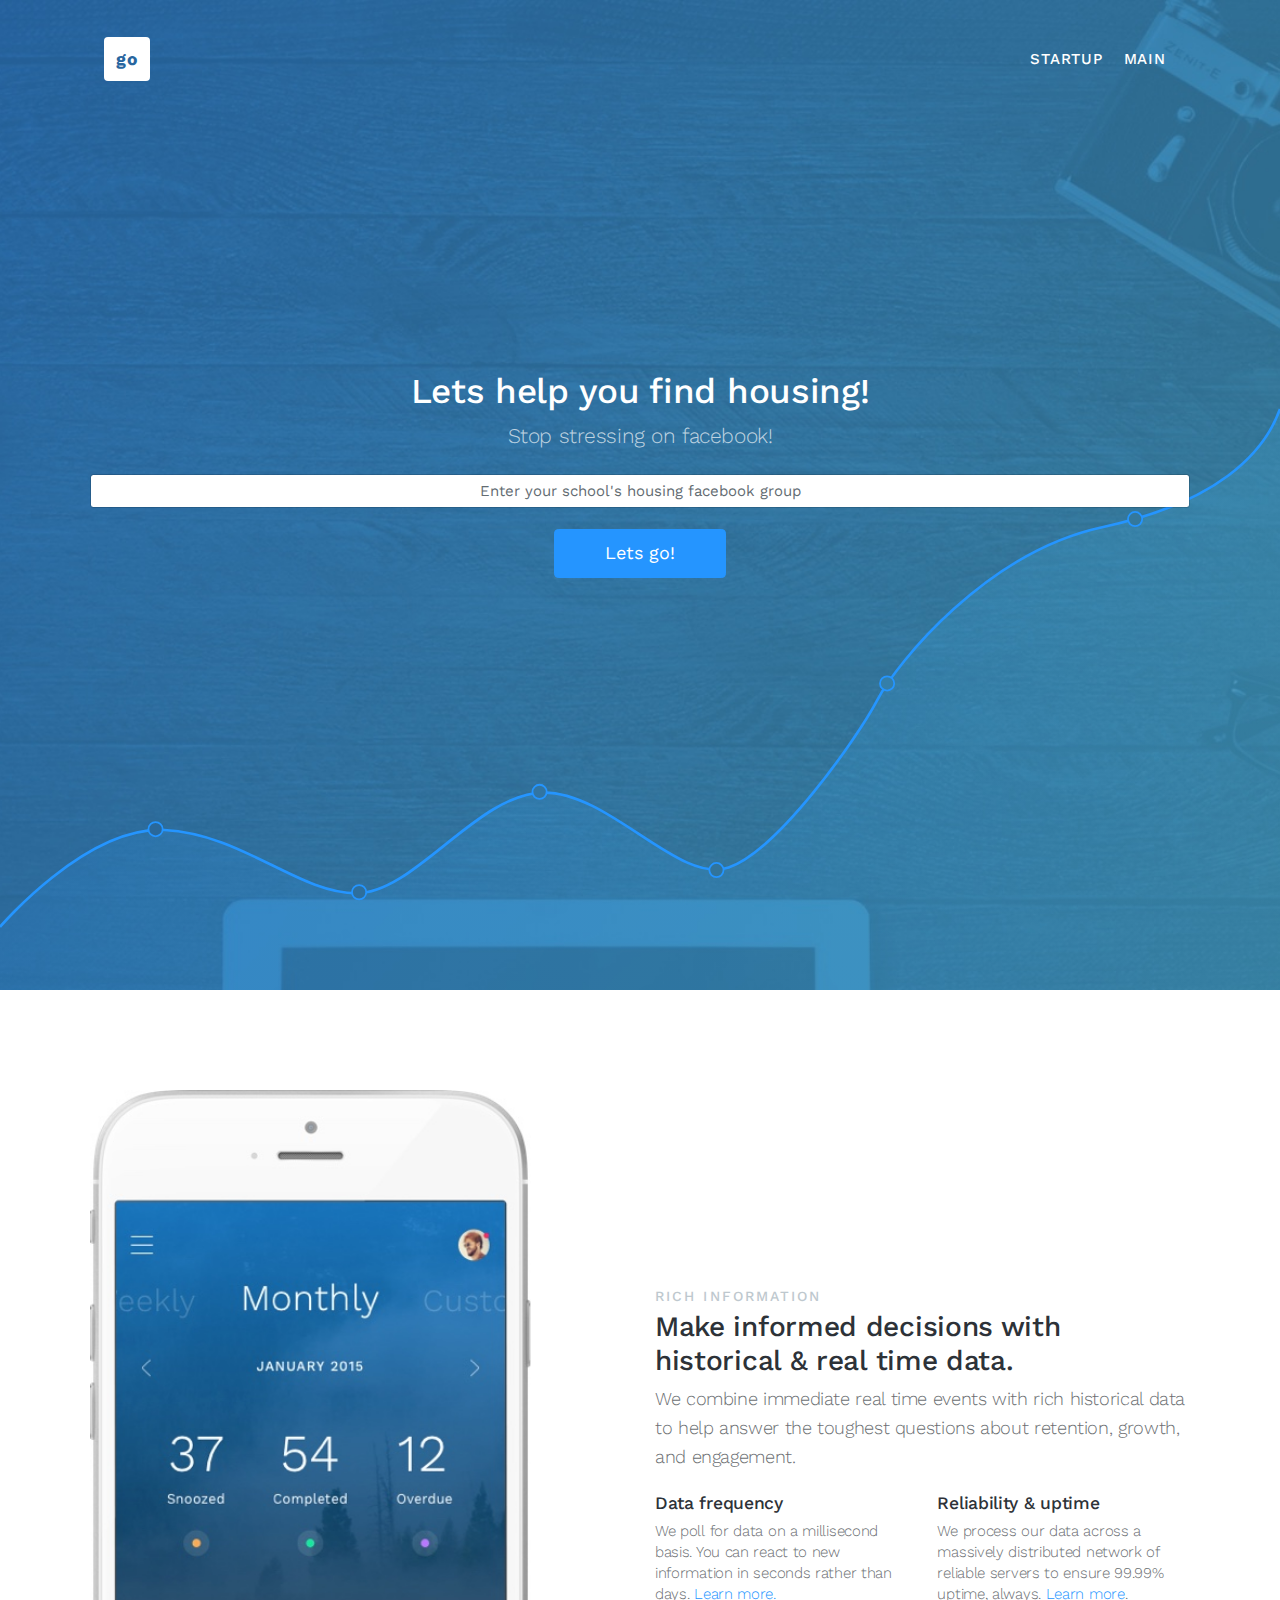
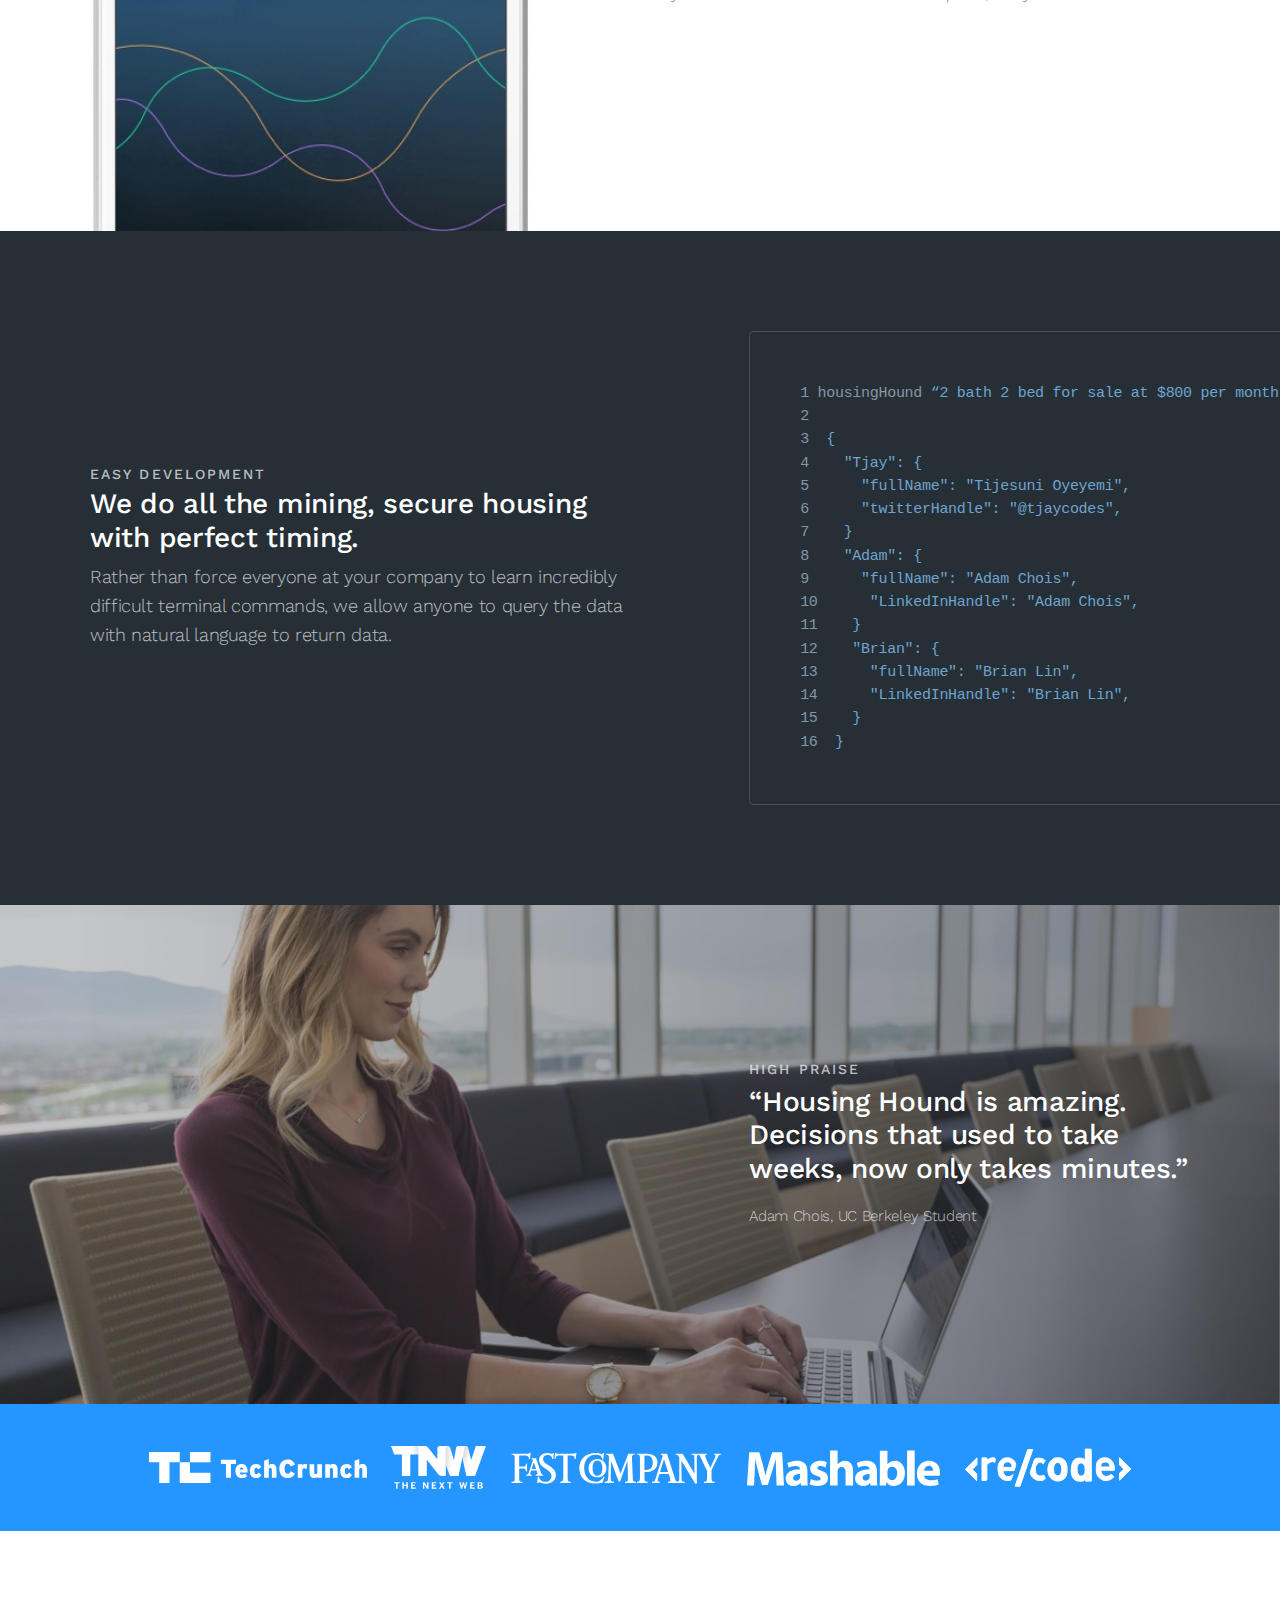
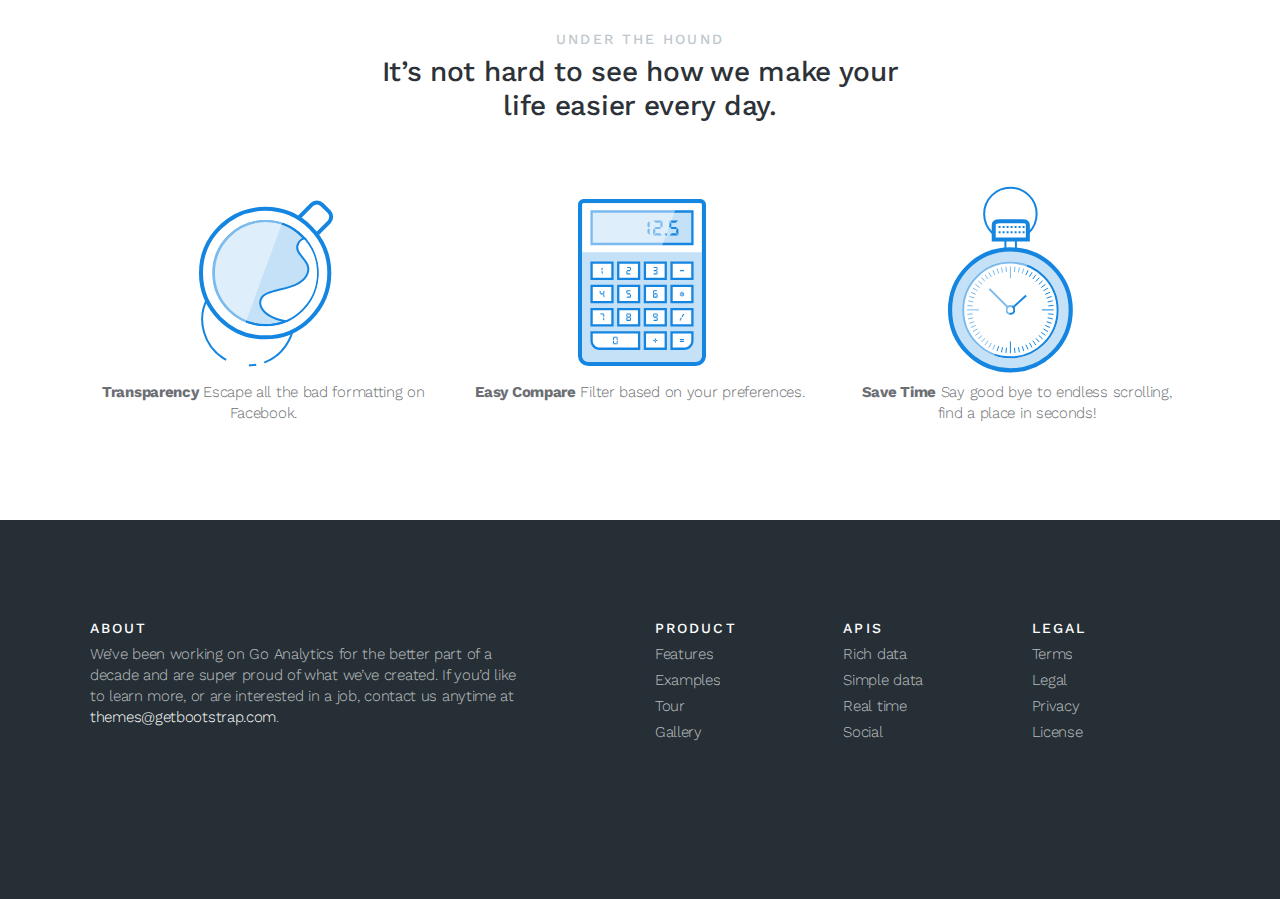
<file: Styling/docs/index.html>
<!DOCTYPE html>
<html lang="en">
  <head>
    <meta charset="utf-8">
    <meta http-equiv="X-UA-Compatible" content="IE=edge">
    <meta name="viewport" content="width=device-width, initial-scale=1">
    <meta name="description" content="">
    <meta name="keywords" content="">
    <meta name="author" content="">

    <title>

        StartUp &middot;

    </title>


      <link href='https://fonts.googleapis.com/css?family=Lora:400,400italic|Work+Sans:300,400,500,600' rel='stylesheet' type='text/css'>
      <link href="assets/css/toolkit-startup.css" rel="stylesheet">
      <link href="assets/css/application-startup.css" rel="stylesheet">




    <style>
      /* note: this is a hack for ios iframe for bootstrap themes shopify page */
      /* this chunk of css is not part of the toolkit :) */
      /* …curses ios, etc… */
      @media (max-width: 768px) and (-webkit-min-device-pixel-ratio: 2) {
        body {
          width: 1px;
          min-width: 100%;
          *width: 100%;
        }
        #stage {
          height: 1px;
          overflow: auto;
          min-height: 100vh;
          -webkit-overflow-scrolling: touch;
        }
      }
    </style>
  </head>


<body>




<div class="stage-shelf stage-shelf-right hidden" id="sidebar">
  <ul class="nav nav-bordered nav-stacked flex-column">
    <li class="nav-header">Examples</li>
    <li class="nav-item">
      <a class="nav-link active" href="index.html">Startup</a>
    </li>
    <li class="nav-item">
      <a class="nav-link" href="minimal/index.html">Minimal</a>
    </li>
    <li class="nav-item">
      <a class="nav-link" href="bold/index.html">Bold</a>
    </li>
    <li class="nav-divider"></li>
    <li class="nav-header">Docs</li>
    <li class="nav-item">
      <a class="nav-link" href="docs/index.html">Toolkit</a>
    </li>
    <li class="nav-item">
      <a class="nav-link" href="http://getbootstrap.com">Bootstrap</a>
    </li>
  </ul>
</div>

<div class="stage" id="stage">

<div class="block block-inverse block-fill-height app-header"
     style="background-image: url(assets/img/startup-1.jpg);">

  <div class="container py-4 fixed-top app-navbar">
  <nav class="navbar navbar-transparent navbar-padded navbar-toggleable-sm">
    <button
      class="navbar-toggler navbar-toggler-right hidden-md-up"
      type="button"
      data-target="#stage"
      data-toggle="stage"
      data-distance="-250">
      <span class="navbar-toggler-icon"></span>
    </button>

    <a class="navbar-brand mr-auto" href="">
      <strong style="background: #fff; padding: 12px; border-radius: 4px; color: #28669F;">go</strong>
    </a>

    <div class="hidden-sm-down text-uppercase">
      <ul class="navbar-nav">
        <li class="nav-item px-1 ">
          <a class="nav-link" href="#">StartUp</a>
        </li>
        <li class="nav-item px-1 ">
          <a class="nav-link" href="minimal/index.html">Main</a>
        </li>
      </ul>
    </div>
  </nav>
</div>


  <img class="app-graph"  src="assets/img/startup-0.svg">

  <div class="block-xs-middle pb-5" style="  text-align: center;
  ">
    <div class="container" style="text-align: center;
    ">
      <div class="row">
        <div class="col-sm-12">
          <h1 class="block-titleData frequency">Lets help you find housing!</h1>
          <p class="lead mb-4 text-muted">Stop stressing on facebook!</p>
          <div class="active-cyan-3 active-cyan-4 mb-4">
            <input class="form-control" type="text" placeholder="Enter your school's housing facebook group" style="text-align: center;
            " aria-label="Search">
          </div>
          <button class="btn btn-primary btn-lg">Lets go!</button>
        </div>
      </div>
    </div>
  </div>
</div>

<div class="block block-secondary app-iphone-block">
  <div class="container">
    <div class="row app-align-center">

      <div class="col-sm-5 hidden-sm-down">
        <img class="app-iphone" src="assets/img/startup-2.jpg" style="width: 100%;">
      </div>

      <div class="col-md-6 offset-md-1 col-sm-12 offset-sm-0">
        <h6 class="text-muted text-uppercase">Rich Information</h6>
        <h3>Make informed decisions with historical &amp; real time data.</h3>
        <p class="lead mb-4">We combine immediate real time events with rich historical data to help answer the toughest questions about retention, growth, and engagement.</p>
        <div class="row hidden-md-down">
          <div class="col-sm-6 mb-3">
            <h5>Data frequency</h5>
            <p>We poll for data on a millisecond basis. You can react to new information in seconds rather than days. <a href="#" class="text-primary">Learn more.</a></p>
          </div>
          <div class="col-sm-6">
            <h5>Reliability &amp; uptime</h5>
            <p>We process our data across a massively distributed network of reliable servers to ensure 99.99% uptime, always. <a href="#" class="text-primary">Learn more</a>.</p>
          </div>
        </div>
      </div>
    </div>

  </div>
</div>

<div class="block block-inverse block-secondary app-code-block">
  <div class="container">
    <div class="row app-align-center">
      <div class="col-md-5 push-md-7">
        <pre class="app-code">
<span>1</span> <span>housingHound</span> “2 bath 2 bed for sale at $800 per month!”
<span>2</span>
<span>3</span>  {
<span>4</span>    "Tjay": {
<span>5</span>      "fullName": "Tijesuni Oyeyemi",
<span>6</span>      "twitterHandle": "@tjaycodes",
<span>7</span>    }
<span>8</span>    "Adam": {
<span>9</span>      "fullName": "Adam Chois",
<span>10</span>      "LinkedInHandle": "Adam Chois",
<span>11</span>    }
<span>12</span>    "Brian": {
<span>13</span>      "fullName": "Brian Lin",
<span>14</span>      "LinkedInHandle": "Brian Lin",
<span>15</span>    }
<span>16</span>  }</pre>
      </div>

      <div class="col-md-6 pull-md-5">
        <h6 class="text-muted text-uppercase">Easy development</h6>
        <h3>We do all the mining, secure housing with perfect timing.</h3>
        <p class="lead mb-4 text-muted">Rather than force everyone at your company to learn incredibly difficult terminal commands, we allow anyone to query the data with natural language to return data.</p>
      </div>
    </div>
  </div>
</div>

<div class="block block-inverse app-high-praise"
     style="background-image: url(assets/img/startup-3.jpg);">
    <div class="container">
      <div class="row app-align-center py-3">
        <div class="col-sm-5 push-sm-7 py-5">
          <h6 class="text-muted text-uppercase mb-2">High Praise</h6>
          <h3 class="mb-4">“Housing Hound is amazing. Decisions that used to take weeks, now only takes minutes.”</h3>
          <p class="mb-4 text-muted">Adam Chois, UC Berkeley Student </p>
        </div>
      </div>
  </div>
</div>

<div class="block app-ribbon py-5">
  <div class="container text-xs-center">
    <img src="assets/img/startup-4.svg">
    <img src="assets/img/startup-5.svg">
    <img src="assets/img/startup-6.svg">
    <img src="assets/img/startup-7.svg">
    <img src="assets/img/startup-8.svg">
  </div>
</div>

<div class="block block-secondary app-block-marketing-grid">
  <div class="container text-xs-center">

    <div class="row mb-5">
      <div class="col-xs-10 offset-xs-1 col-sm-8 offset-sm-2 col-lg-6 offset-lg-3">
        <h6 class="text-muted text-uppercase mb-2">Under the Hound</h6>
        <h3  class="mb-4">It’s not hard to see how we make your life easier every day.</h3>
      </div>
    </div>

    <div class="row app-marketing-grid">
      <div class="col-md-4 px-4 mb-5">
        <img class="mb-1" src="assets/img/startup-9.svg">
        <p><strong>Transparency</strong> Escape all the bad formatting on Facebook.</p>
      </div>
      <div class="col-md-4 px-4 mb-5">
        <img class="mb-1" src="assets/img/startup-12.svg">
        <p><strong>Easy Compare</strong> Filter based on your preferences.</p>
      </div>
      <div class="col-md-4 px-4 mb-5">
        <img class="mb-1" src="assets/img/startup-11.svg">
        <p><strong>Save Time</strong> Say good bye to endless scrolling, find a place in seconds!</p>
      </div>
    </div>
  </div>
</div>

<div class="block block-inverse app-footer">
 <div class="container">
    <div class="row">
      <div class="col-md-5 mb-5">
        <ul class="list-unstyled list-spaced">
          <li class="mb-2"><h6 class="text-uppercase">About</h6></li>
          <li class="text-muted">
             We’ve been working on Go Analytics for the better part of a decade and are super proud of what we’ve created. If you’d like to learn more, or are interested in a job, contact us anytime at <a href="mailto: themes@getbootstrap.com">themes@getbootstrap.com</a>.
          </li>
        </ul>
      </div>
      <div class="col-md-2 offset-md-1 mb-5">
        <ul class="list-unstyled list-spaced">
          <li class="mb-2"><h6 class="text-uppercase">Product</h6></li>
          <li class="text-muted">Features</li>
          <li class="text-muted">Examples</li>
          <li class="text-muted">Tour</li>
          <li class="text-muted">Gallery</li>
        </ul>
      </div>
      <div class="col-md-2 mb-5">
        <ul class="list-unstyled list-spaced">
          <li class="mb-2"><h6 class="text-uppercase">Apis</h6></li>
          <li class="text-muted">Rich data</li>
          <li class="text-muted">Simple data</li>
          <li class="text-muted">Real time</li>
          <li class="text-muted">Social</li>
        </ul>
      </div>
      <div class="col-md-2 mb-5">
        <ul class="list-unstyled list-spaced">
          <li class="mb-2"><h6 class="text-uppercase">Legal</h6></li>
          <li class="text-muted">Terms</li>
          <li class="text-muted">Legal</li>
          <li class="text-muted">Privacy</li>
          <li class="text-muted">License</li>
        </ul>
      </div>
    </div>
  </div>
</div>

</div>


    <script src="assets/js/jquery.min.js"></script>
    <script src="assets/js/tether.min.js"></script>
    <script src="assets/js/toolkit.js"></script>
    <script src="assets/js/application.js"></script>
  </body>
</html>
</file>
<file: Styling/docs/assets/css/application-startup.css>
/* navbar */
.app-navbar {
  font-weight: 500;
  letter-spacing: .05em;
  position: absolute;
}


/* header block */
.app-graph {
  width: 150%;
  position: absolute;
  right: 0;
  bottom: -40px;
}
@media (min-width: 768px) {
  .app-graph {
    width: 100%;
    bottom: 0;
  }
}


/* iphone block */
.app-iphone-block {
  padding-bottom: 60px;
}
@media (min-width: 768px) {
  .app-iphone-block {
    padding-bottom: 0;
  }
}


/* code block */
.app-code-block {
  background-color: #262F36;
  overflow: hidden;
}
.app-code {
  color: #6EA4CF;
  border: #495158 1px solid;
  background: transparent;
  font-size: 12px;
  padding: 20px;
  line-height: 1.55;
  margin-bottom: 30px;
  border-radius: .3rem;
}
.app-code span {
  color: #8496A5;
}
@media (min-width: 768px) {
  .app-code {
    width: 600px;
    margin-bottom: 0;
  }
}
@media (min-width: 992px) {
  .app-code {
    padding: 50px;
    font-size: 15px;
  }
}


/* pull quote block */
.app-high-praise img {
  width: 100%;
}


/* brand ribbon block */
.app-ribbon {
  background: #2595FF;
}
.app-ribbon .container {
  padding-left: 0;
  padding-right: 0;
  margin-bottom: -30px;
}
.app-ribbon img {
  margin: 0 10px 30px;
}


/* marketing grid block */
.app-block-marketing-grid .container {
  margin-bottom: -60px;
}
.app-marketing-grid .m-b {
  margin-bottom: 10px !important;
}
@media (max-width: 768px) {
  .app-marketing-grid .m-b-lg {
    margin-bottom: 40px !important;
  }
}


/* price plan block */
.app-price-plans {
  background-color: #F4F5F6;
}
.app-price-plans .container {
  margin-bottom: -60px;
}


/* footer block */
.app-footer {
  background-color: #262F36;
}
.app-footer a {
  color: #fff;
}


/* general block overrrides */
@media (max-width: 768px) {
  .block .lead {
    line-height: 1.3;
  }
  .block h3 {
    line-height: 1.15;
  }
}


/* general inverse overrides */
.block-inverse .text-muted {
  color: rgba(255, 255, 255, .7) !important;
}
.block-inverse .block-bg-img {
  background-color: transparent;
}


/* general btn overrides */
.btn-lg {
  font-size: 18px;
}
.block-secondary .btn-lg {
  width: 100%;
}
.btn-lg:not(.btn-block) {
  padding: 12px 50px;
}
@media (min-width: 768px) {
  .btn-lg:not(.btn-block) {
    width: auto;
  }
}


/* ie10+ */
@media (min-width: 768px) {
  .app-align-center {
    display: flex;
    align-items: center;
  }
}
</file>
